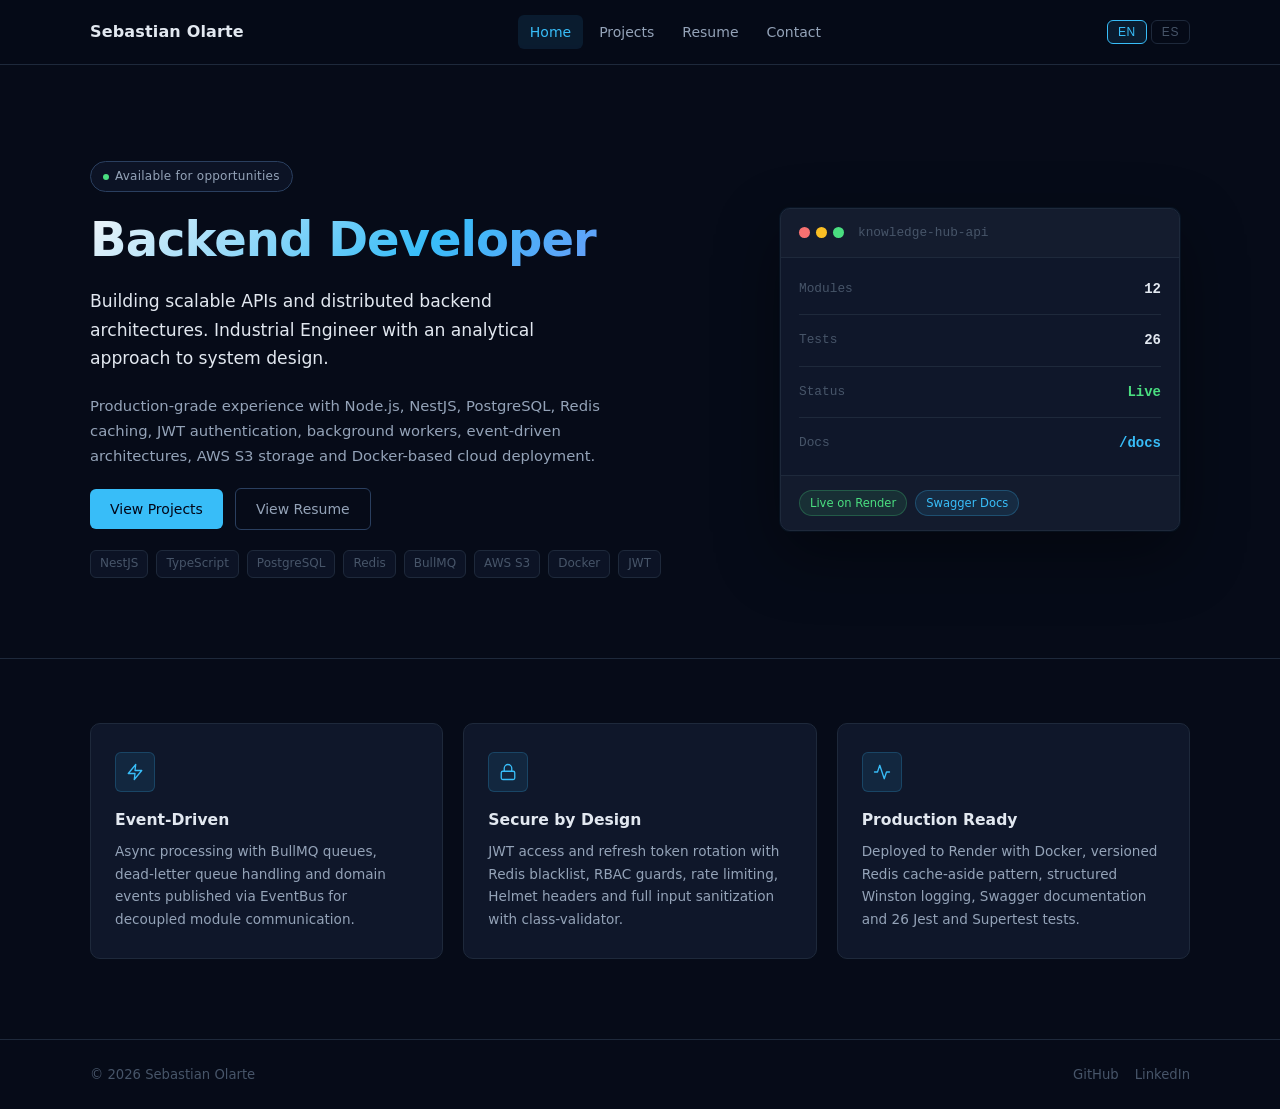
<file: index.html>
<!DOCTYPE html>
<html lang="en">
<head>
  <meta charset="UTF-8" />
  <meta name="viewport" content="width=device-width, initial-scale=1.0" />
  <title>Sebastian Olarte | Backend Developer</title>
  <link rel="stylesheet" href="css/main.css" />
  <link rel="stylesheet" href="css/responsive.css" />
</head>
<body>

  <header class="header">
    <div class="container header-content">
      <span class="logo">Sebastian Olarte</span>
      <nav class="nav">
        <a href="index.html" class="active">Home</a>
        <a href="projects.html">Projects</a>
        <a href="resume.html">Resume</a>
        <a href="contact.html">Contact</a>
      </nav>
      <div class="lang-toggle">
        <button data-lang="en">EN</button>
        <button data-lang="es">ES</button>
      </div>
    </div>
  </header>

  <section class="hero">
    <div class="container">

      <div class="lang lang-en active">
        <div class="hero-grid">
          <div class="hero-text-col">
            <div>
              <span class="badge">
                <span class="dot"></span>
                Available for opportunities
              </span>
            </div>
            <h1>Backend Developer</h1>
            <p class="hero-lead">
              Building scalable APIs and distributed backend architectures.
              Industrial Engineer with an analytical approach to system design.
            </p>
            <p class="hero-sub">
              Production-grade experience with Node.js, NestJS, PostgreSQL, Redis caching,
              JWT authentication, background workers, event-driven architectures,
              AWS S3 storage and Docker-based cloud deployment.
            </p>
            <div class="hero-actions">
              <a href="projects.html" class="btn primary">View Projects</a>
              <a href="resume.html" class="btn secondary">View Resume</a>
            </div>
            <div class="tech-tags">
              <span class="tech-tag">NestJS</span>
              <span class="tech-tag">TypeScript</span>
              <span class="tech-tag">PostgreSQL</span>
              <span class="tech-tag">Redis</span>
              <span class="tech-tag">BullMQ</span>
              <span class="tech-tag">AWS S3</span>
              <span class="tech-tag">Docker</span>
              <span class="tech-tag">JWT</span>
            </div>
          </div>

          <div class="hero-visual">
            <div class="api-card">
              <div class="api-card-header">
                <div class="api-card-dots">
                  <span class="dot-red"></span>
                  <span class="dot-yellow"></span>
                  <span class="dot-green"></span>
                </div>
                <span class="api-card-title">knowledge-hub-api</span>
              </div>
              <div class="api-card-body">
                <div class="api-stat-row">
                  <span class="api-stat-label">Modules</span>
                  <span class="api-stat-value">12</span>
                </div>
                <div class="api-stat-row">
                  <span class="api-stat-label">Tests</span>
                  <span class="api-stat-value">26</span>
                </div>
                <div class="api-stat-row">
                  <span class="api-stat-label">Status</span>
                  <span class="api-stat-value live">Live</span>
                </div>
                <div class="api-stat-row">
                  <span class="api-stat-label">Docs</span>
                  <span class="api-stat-value docs-link">/docs</span>
                </div>
              </div>
              <div class="api-card-footer">
                <span class="api-pill live">Live on Render</span>
                <span class="api-pill docs">Swagger Docs</span>
              </div>
            </div>
          </div>
        </div>
      </div>

      <div class="lang lang-es">
        <div class="hero-grid">
          <div class="hero-text-col">
            <div>
              <span class="badge">
                <span class="dot"></span>
                Disponible para oportunidades
              </span>
            </div>
            <h1>Backend Developer</h1>
            <p class="hero-lead">
              Construyendo APIs escalables y arquitecturas backend distribuidas.
              Ingeniero Industrial con un enfoque analítico al diseño de sistemas.
            </p>
            <p class="hero-sub">
              Experiencia en producción con Node.js, NestJS, PostgreSQL, Redis caching,
              autenticación JWT, background workers, arquitecturas event-driven,
              almacenamiento en AWS S3 y despliegue en la nube con Docker.
            </p>
            <div class="hero-actions">
              <a href="projects.html" class="btn primary">Ver Proyectos</a>
              <a href="resume.html" class="btn secondary">Ver CV</a>
            </div>
            <div class="tech-tags">
              <span class="tech-tag">NestJS</span>
              <span class="tech-tag">TypeScript</span>
              <span class="tech-tag">PostgreSQL</span>
              <span class="tech-tag">Redis</span>
              <span class="tech-tag">BullMQ</span>
              <span class="tech-tag">AWS S3</span>
              <span class="tech-tag">Docker</span>
              <span class="tech-tag">JWT</span>
            </div>
          </div>

          <div class="hero-visual">
            <div class="api-card">
              <div class="api-card-header">
                <div class="api-card-dots">
                  <span class="dot-red"></span>
                  <span class="dot-yellow"></span>
                  <span class="dot-green"></span>
                </div>
                <span class="api-card-title">knowledge-hub-api</span>
              </div>
              <div class="api-card-body">
                <div class="api-stat-row">
                  <span class="api-stat-label">Modules</span>
                  <span class="api-stat-value">12</span>
                </div>
                <div class="api-stat-row">
                  <span class="api-stat-label">Tests</span>
                  <span class="api-stat-value">26</span>
                </div>
                <div class="api-stat-row">
                  <span class="api-stat-label">Status</span>
                  <span class="api-stat-value live">Live</span>
                </div>
                <div class="api-stat-row">
                  <span class="api-stat-label">Docs</span>
                  <span class="api-stat-value docs-link">/docs</span>
                </div>
              </div>
              <div class="api-card-footer">
                <span class="api-pill live">Live on Render</span>
                <span class="api-pill docs">Swagger Docs</span>
              </div>
            </div>
          </div>
        </div>
      </div>

    </div>
  </section>

  <section class="features">
    <div class="container">
      <div class="features-grid">

        <div class="feature-card">
          <div class="feature-icon">
            <svg viewBox="0 0 24 24" aria-hidden="true">
              <path d="M13 2L3 14h9l-1 8 10-12h-9l1-8z"/>
            </svg>
          </div>
          <h3>Event-Driven</h3>
          <p>Async processing with BullMQ queues, dead-letter queue handling and domain events published via EventBus for decoupled module communication.</p>
        </div>

        <div class="feature-card">
          <div class="feature-icon">
            <svg viewBox="0 0 24 24" aria-hidden="true">
              <rect x="3" y="11" width="18" height="11" rx="2" ry="2"/>
              <path d="M7 11V7a5 5 0 0 1 10 0v4"/>
            </svg>
          </div>
          <h3>Secure by Design</h3>
          <p>JWT access and refresh token rotation with Redis blacklist, RBAC guards, rate limiting, Helmet headers and full input sanitization with class-validator.</p>
        </div>

        <div class="feature-card">
          <div class="feature-icon">
            <svg viewBox="0 0 24 24" aria-hidden="true">
              <polyline points="22 12 18 12 15 21 9 3 6 12 2 12"/>
            </svg>
          </div>
          <h3>Production Ready</h3>
          <p>Deployed to Render with Docker, versioned Redis cache-aside pattern, structured Winston logging, Swagger documentation and 26 Jest and Supertest tests.</p>
        </div>

      </div>
    </div>
  </section>

  <footer class="footer">
    <div class="container footer-inner">
      <span class="footer-copy">© 2026 Sebastian Olarte</span>
      <div class="footer-links">
        <a href="https://github.com/sebasolarte22" target="_blank" rel="noopener noreferrer">GitHub</a>
        <a href="https://www.linkedin.com/in/sebasolarte22/" target="_blank" rel="noopener noreferrer">LinkedIn</a>
      </div>
    </div>
  </footer>

  <script src="js/lang.js"></script>
</body>
</html>
</file>
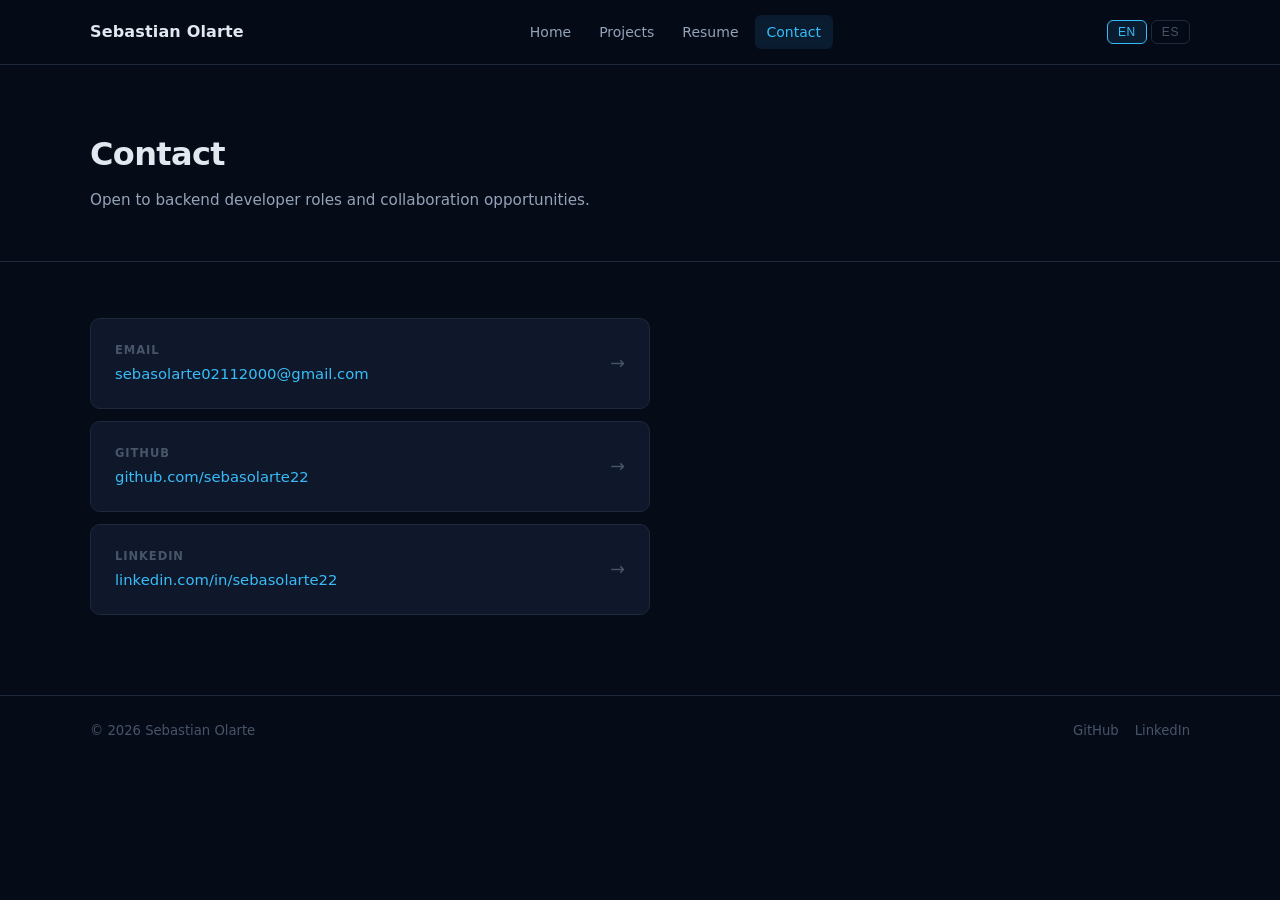
<file: contact.html>
<!DOCTYPE html>
<html lang="en">
<head>
  <meta charset="UTF-8" />
  <meta name="viewport" content="width=device-width, initial-scale=1.0" />
  <title>Contact | Sebastian Olarte</title>
  <link rel="stylesheet" href="css/main.css" />
  <link rel="stylesheet" href="css/responsive.css" />
</head>
<body>

  <header class="header">
    <div class="container header-content">
      <span class="logo">Sebastian Olarte</span>
      <nav class="nav">
        <a href="index.html">Home</a>
        <a href="projects.html">Projects</a>
        <a href="resume.html">Resume</a>
        <a href="contact.html" class="active">Contact</a>
      </nav>
      <div class="lang-toggle">
        <button data-lang="en">EN</button>
        <button data-lang="es">ES</button>
      </div>
    </div>
  </header>

  <div class="page-header">
    <div class="container">

      <div class="lang lang-en active">
        <h2>Contact</h2>
        <p>Open to backend developer roles and collaboration opportunities.</p>
      </div>

      <div class="lang lang-es">
        <h2>Contacto</h2>
        <p>Abierto a roles de desarrollador backend y oportunidades de colaboracion.</p>
      </div>

    </div>
  </div>

  <section class="contact-page">
    <div class="container">

      <div class="lang lang-en active">
        <p class="contact-intro">
          Feel free to reach out for job opportunities, project collaborations or backend-related discussions.
          I am available via email and professional networks below.
        </p>
      </div>

      <div class="lang lang-es">
        <p class="contact-intro">
          No dudes en comunicarte para oportunidades laborales, colaboraciones en proyectos o discusiones sobre backend.
          Estoy disponible por correo electronico y en las redes profesionales indicadas.
        </p>
      </div>

      <div class="contact-cards">

        <a href="mailto:sebasolarte02112000@gmail.com" class="contact-card">
          <div class="contact-card-content">
            <span class="contact-type">Email</span>
            <span class="contact-value">sebasolarte02112000@gmail.com</span>
          </div>
          <span class="contact-arrow">&#8594;</span>
        </a>

        <a href="https://github.com/sebasolarte22" target="_blank" rel="noopener noreferrer" class="contact-card">
          <div class="contact-card-content">
            <span class="contact-type">GitHub</span>
            <span class="contact-value">github.com/sebasolarte22</span>
          </div>
          <span class="contact-arrow">&#8594;</span>
        </a>

        <a href="https://www.linkedin.com/in/sebasolarte22/" target="_blank" rel="noopener noreferrer" class="contact-card">
          <div class="contact-card-content">
            <span class="contact-type">LinkedIn</span>
            <span class="contact-value">linkedin.com/in/sebasolarte22</span>
          </div>
          <span class="contact-arrow">&#8594;</span>
        </a>

      </div>

    </div>
  </section>

  <footer class="footer">
    <div class="container footer-inner">
      <span class="footer-copy">© 2026 Sebastian Olarte</span>
      <div class="footer-links">
        <a href="https://github.com/sebasolarte22" target="_blank" rel="noopener noreferrer">GitHub</a>
        <a href="https://www.linkedin.com/in/sebasolarte22/" target="_blank" rel="noopener noreferrer">LinkedIn</a>
      </div>
    </div>
  </footer>

  <script src="js/lang.js"></script>
</body>
</html>
</file>
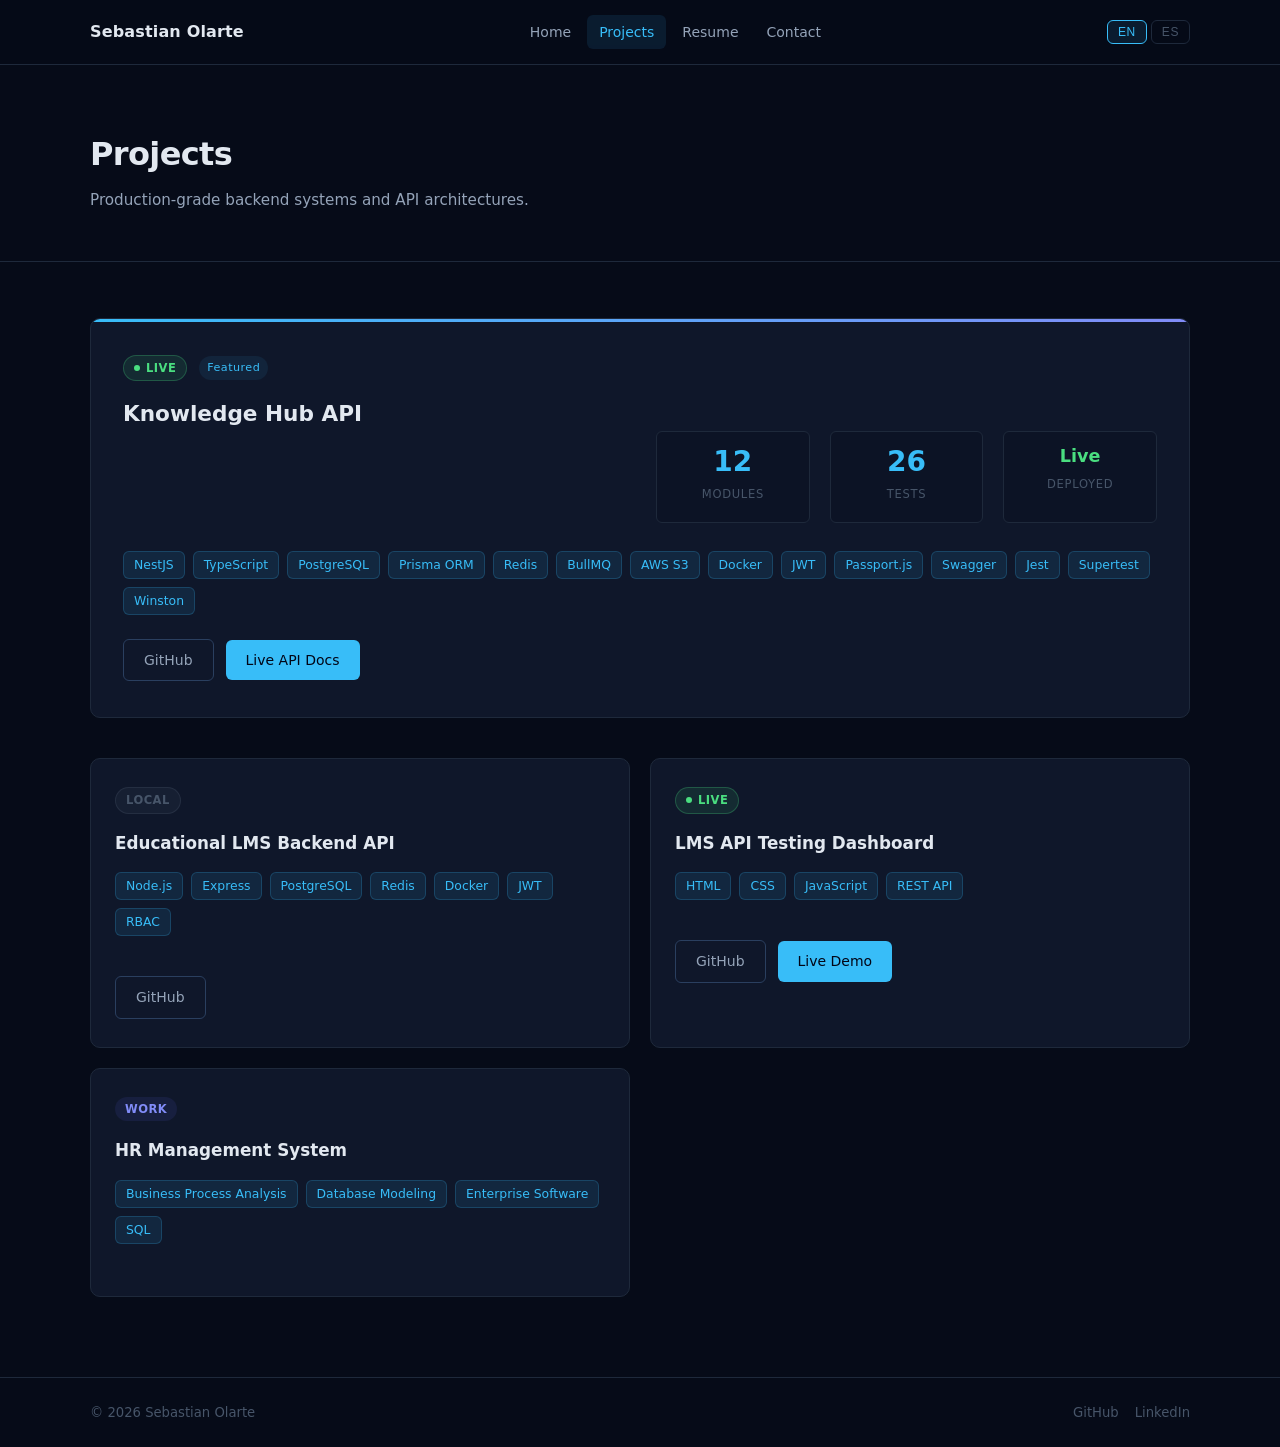
<file: projects.html>
<!DOCTYPE html>
<html lang="en">
<head>
  <meta charset="UTF-8" />
  <meta name="viewport" content="width=device-width, initial-scale=1.0" />
  <title>Projects | Sebastian Olarte</title>
  <link rel="stylesheet" href="css/main.css" />
  <link rel="stylesheet" href="css/responsive.css" />
</head>
<body>

  <header class="header">
    <div class="container header-content">
      <span class="logo">Sebastian Olarte</span>
      <nav class="nav">
        <a href="index.html">Home</a>
        <a href="projects.html" class="active">Projects</a>
        <a href="resume.html">Resume</a>
        <a href="contact.html">Contact</a>
      </nav>
      <div class="lang-toggle">
        <button data-lang="en">EN</button>
        <button data-lang="es">ES</button>
      </div>
    </div>
  </header>

  <div class="page-header">
    <div class="container">

      <div class="lang lang-en active">
        <h2>Projects</h2>
        <p>Production-grade backend systems and API architectures.</p>
      </div>

      <div class="lang lang-es">
        <h2>Proyectos</h2>
        <p>Sistemas backend listos para produccion y arquitecturas de API.</p>
      </div>

    </div>
  </div>

  <section class="projects">
    <div class="container">

      <!-- FEATURED: Knowledge Hub API -->
      <div class="project-featured">

        <div class="project-featured-top">
          <span class="status-badge live">
            <span class="pulse-dot"></span>
            Live
          </span>
          <span class="status-badge" style="background:rgba(56,189,248,0.08);color:var(--accent);border-color:rgba(56,189,248,0.2);font-size:0.7rem;padding:3px 8px;text-transform:none;font-weight:500;">Featured</span>
        </div>

        <h3>Knowledge Hub API</h3>

        <div class="lang lang-en active">
          <p>Production-grade event-driven REST API for managing developer knowledge resources. Built with NestJS using a fully modular architecture with 12 domain modules, covering auth, resources, categories, favorites, users, storage, queues, events, redis, logger, prisma and common utilities.</p>
        </div>
        <div class="lang lang-es">
          <p>API REST event-driven de nivel productivo para gestionar recursos de conocimiento para desarrolladores. Construida con NestJS usando una arquitectura completamente modular con 12 modulos de dominio, cubriendo auth, resources, categories, favorites, users, storage, queues, events, redis, logger, prisma y common.</p>
        </div>

        <div class="project-body">
          <div class="project-features">

            <div class="lang lang-en active">
              <h4>Key Features</h4>
              <ul>
                <li>JWT access and refresh token rotation with Redis blacklist</li>
                <li>Multi-session management and token revocation</li>
                <li>BullMQ queues with retry strategies and dead-letter queue</li>
                <li>Domain event publishing via internal EventBus</li>
                <li>Versioned Redis cache-aside pattern</li>
                <li>AWS S3 file uploads with presigned URLs</li>
                <li>Full-text search with cursor-based pagination</li>
                <li>Favorites system with per-user state</li>
                <li>RBAC with role-based guards</li>
                <li>Helmet, rate limiting and input sanitization</li>
              </ul>
            </div>

            <div class="lang lang-es">
              <h4>Caracteristicas Clave</h4>
              <ul>
                <li>Rotacion de tokens JWT access y refresh con blacklist en Redis</li>
                <li>Gestion multi-sesion y revocacion de tokens</li>
                <li>Colas BullMQ con reintentos y dead-letter queue</li>
                <li>Publicacion de eventos de dominio via EventBus interno</li>
                <li>Patron cache-aside versionado con Redis</li>
                <li>Subida de archivos a AWS S3 con presigned URLs</li>
                <li>Busqueda full-text con paginacion por cursor</li>
                <li>Sistema de favoritos por usuario</li>
                <li>RBAC con guards por rol</li>
                <li>Helmet, rate limiting y sanitizacion de entradas</li>
              </ul>
            </div>

          </div>

          <div class="project-metrics">

            <div class="lang lang-en active">
              <h4>Metrics</h4>
            </div>
            <div class="lang lang-es">
              <h4>Metricas</h4>
            </div>

            <div class="metrics-row">
              <div class="metric">
                <span class="metric-value">12</span>
                <span class="metric-label">Modules</span>
              </div>
              <div class="metric">
                <span class="metric-value">26</span>
                <span class="metric-label">Tests</span>
              </div>
              <div class="metric">
                <span class="metric-value" style="font-size:1.1rem;color:var(--green);">Live</span>
                <span class="metric-label">Deployed</span>
              </div>
            </div>

          </div>
        </div>

        <ul class="project-tech-tags">
          <li>NestJS</li>
          <li>TypeScript</li>
          <li>PostgreSQL</li>
          <li>Prisma ORM</li>
          <li>Redis</li>
          <li>BullMQ</li>
          <li>AWS S3</li>
          <li>Docker</li>
          <li>JWT</li>
          <li>Passport.js</li>
          <li>Swagger</li>
          <li>Jest</li>
          <li>Supertest</li>
          <li>Winston</li>
        </ul>

        <div class="project-links">
          <a href="https://github.com/sebasolarte22/knowledge-hub-api" target="_blank" rel="noopener noreferrer" class="btn secondary">GitHub</a>
          <a href="https://knowledge-hub-api-kuy2.onrender.com/docs" target="_blank" rel="noopener noreferrer" class="btn primary">Live API Docs</a>
        </div>

      </div>

      <!-- GRID: Other projects -->
      <div class="projects-grid">

        <!-- Educational LMS Backend -->
        <div class="project-card">
          <div class="project-card-top">
            <span class="status-badge local">Local</span>
          </div>
          <h3>Educational LMS Backend API</h3>

          <div class="lang lang-en active">
            <p>REST API for an educational platform managing courses, users and learning resources with a secure backend architecture including authentication, RBAC and Redis caching.</p>
          </div>
          <div class="lang lang-es">
            <p>API REST para una plataforma educativa que gestiona cursos, usuarios y recursos de aprendizaje con arquitectura backend segura, autenticacion, RBAC y cache con Redis.</p>
          </div>

          <ul class="project-tech-tags">
            <li>Node.js</li>
            <li>Express</li>
            <li>PostgreSQL</li>
            <li>Redis</li>
            <li>Docker</li>
            <li>JWT</li>
            <li>RBAC</li>
          </ul>
          <div class="project-links">
            <a href="https://github.com/sebasolarte22/educational-backend-api" target="_blank" rel="noopener noreferrer" class="btn secondary">GitHub</a>
          </div>
        </div>

        <!-- LMS Dashboard -->
        <div class="project-card">
          <div class="project-card-top">
            <span class="status-badge live">
              <span class="pulse-dot"></span>
              Live
            </span>
          </div>
          <h3>LMS API Testing Dashboard</h3>

          <div class="lang lang-en active">
            <p>Frontend dashboard built to test and interact with backend API endpoints, enabling manual testing of authentication flows, resource operations and API responses.</p>
          </div>
          <div class="lang lang-es">
            <p>Dashboard frontend construido para probar e interactuar con endpoints de API backend, habilitando pruebas manuales de flujos de autenticacion, operaciones de recursos y respuestas de API.</p>
          </div>

          <ul class="project-tech-tags">
            <li>HTML</li>
            <li>CSS</li>
            <li>JavaScript</li>
            <li>REST API</li>
          </ul>
          <div class="project-links">
            <a href="https://github.com/sebasolarte22/lms-api-dashboard" target="_blank" rel="noopener noreferrer" class="btn secondary">GitHub</a>
            <a href="https://lms-api-dashboard.netlify.app" target="_blank" rel="noopener noreferrer" class="btn primary">Live Demo</a>
          </div>
        </div>

        <!-- HR Management System -->
        <div class="project-card">
          <div class="project-card-top">
            <span class="status-badge" style="background:rgba(99,102,241,0.1);color:#818cf8;border-color:rgba(99,102,241,0.25);font-size:0.72rem;padding:3px 10px;border-radius:999px;font-weight:600;text-transform:uppercase;letter-spacing:0.04em;">Work</span>
          </div>
          <h3>HR Management System</h3>

          <div class="lang lang-en active">
            <p>Enterprise HR system for employee records, document management and business process automation. Contributed to database modeling, backend logic and SQL query optimization.</p>
          </div>
          <div class="lang lang-es">
            <p>Sistema empresarial de RR.HH. para registros de empleados, gestion documental y automatizacion de procesos. Contribui al modelado de base de datos, logica backend y optimizacion de consultas SQL.</p>
          </div>

          <ul class="project-tech-tags">
            <li>Business Process Analysis</li>
            <li>Database Modeling</li>
            <li>Enterprise Software</li>
            <li>SQL</li>
          </ul>
        </div>

      </div>

    </div>
  </section>

  <footer class="footer">
    <div class="container footer-inner">
      <span class="footer-copy">© 2026 Sebastian Olarte</span>
      <div class="footer-links">
        <a href="https://github.com/sebasolarte22" target="_blank" rel="noopener noreferrer">GitHub</a>
        <a href="https://www.linkedin.com/in/sebasolarte22/" target="_blank" rel="noopener noreferrer">LinkedIn</a>
      </div>
    </div>
  </footer>

  <script src="js/lang.js"></script>
</body>
</html>
</file>
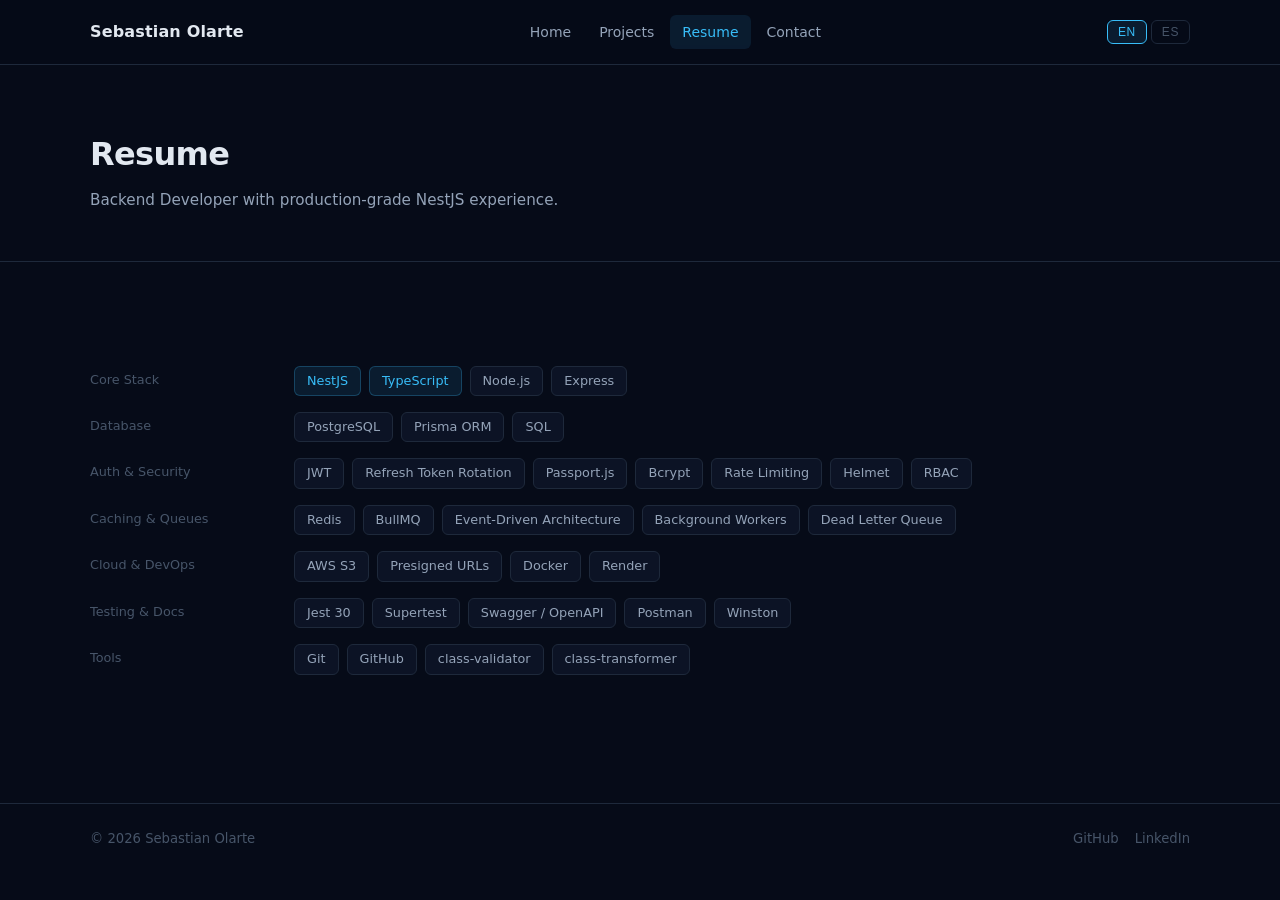
<file: resume.html>
<!DOCTYPE html>
<html lang="en">
<head>
  <meta charset="UTF-8" />
  <meta name="viewport" content="width=device-width, initial-scale=1.0" />
  <title>Resume | Sebastian Olarte</title>
  <link rel="stylesheet" href="css/main.css" />
  <link rel="stylesheet" href="css/responsive.css" />
</head>
<body>

  <header class="header">
    <div class="container header-content">
      <span class="logo">Sebastian Olarte</span>
      <nav class="nav">
        <a href="index.html">Home</a>
        <a href="projects.html">Projects</a>
        <a href="resume.html" class="active">Resume</a>
        <a href="contact.html">Contact</a>
      </nav>
      <div class="lang-toggle">
        <button data-lang="en">EN</button>
        <button data-lang="es">ES</button>
      </div>
    </div>
  </header>

  <div class="page-header">
    <div class="container">

      <div class="lang lang-en active">
        <h2>Resume</h2>
        <p>Backend Developer with production-grade NestJS experience.</p>
      </div>

      <div class="lang lang-es">
        <h2>Curriculum</h2>
        <p>Backend Developer con experiencia productiva en NestJS.</p>
      </div>

    </div>
  </div>

  <section class="resume-page">
    <div class="container">

      <!-- PROFILE -->
      <div class="resume-block">

        <div class="lang lang-en active">
          <p class="resume-block-title">Profile</p>
          <p class="profile-text">
            Backend Developer focused on building scalable REST APIs and distributed architectures.
            Experience designing production-grade systems using NestJS, TypeScript and PostgreSQL,
            implementing secure authentication with JWT and refresh token rotation, Redis caching strategies,
            background job processing with BullMQ, event-driven patterns, AWS S3 cloud storage and Dockerized deployments.
            Industrial Engineering background brings rigorous analytical thinking to system design, database modeling and scalable application architecture.
          </p>
        </div>

        <div class="lang lang-es">
          <p class="resume-block-title">Perfil</p>
          <p class="profile-text">
            Desarrollador Backend enfocado en construir APIs REST escalables y arquitecturas distribuidas.
            Experiencia disenando sistemas de nivel productivo con NestJS, TypeScript y PostgreSQL,
            implementando autenticacion segura con JWT y rotacion de refresh tokens, estrategias de cache con Redis,
            procesamiento de tareas en background con BullMQ, patrones event-driven, almacenamiento en AWS S3 y despliegues con Docker.
            La base en Ingenieria Industrial aporta pensamiento analitico riguroso al diseno de sistemas y arquitecturas de software.
          </p>
        </div>

      </div>

      <!-- TECHNICAL SKILLS -->
      <div class="resume-block">

        <div class="lang lang-en active">
          <p class="resume-block-title">Technical Skills</p>
        </div>
        <div class="lang lang-es">
          <p class="resume-block-title">Habilidades Tecnicas</p>
        </div>

        <div class="skill-groups">

          <div class="skill-group">
            <span class="skill-group-label">Core Stack</span>
            <div class="skill-chips">
              <span class="chip primary">NestJS</span>
              <span class="chip primary">TypeScript</span>
              <span class="chip">Node.js</span>
              <span class="chip">Express</span>
            </div>
          </div>

          <div class="skill-group">
            <span class="skill-group-label">Database</span>
            <div class="skill-chips">
              <span class="chip">PostgreSQL</span>
              <span class="chip">Prisma ORM</span>
              <span class="chip">SQL</span>
            </div>
          </div>

          <div class="skill-group">
            <span class="skill-group-label">Auth &amp; Security</span>
            <div class="skill-chips">
              <span class="chip">JWT</span>
              <span class="chip">Refresh Token Rotation</span>
              <span class="chip">Passport.js</span>
              <span class="chip">Bcrypt</span>
              <span class="chip">Rate Limiting</span>
              <span class="chip">Helmet</span>
              <span class="chip">RBAC</span>
            </div>
          </div>

          <div class="skill-group">
            <span class="skill-group-label">Caching &amp; Queues</span>
            <div class="skill-chips">
              <span class="chip">Redis</span>
              <span class="chip">BullMQ</span>
              <span class="chip">Event-Driven Architecture</span>
              <span class="chip">Background Workers</span>
              <span class="chip">Dead Letter Queue</span>
            </div>
          </div>

          <div class="skill-group">
            <span class="skill-group-label">Cloud &amp; DevOps</span>
            <div class="skill-chips">
              <span class="chip">AWS S3</span>
              <span class="chip">Presigned URLs</span>
              <span class="chip">Docker</span>
              <span class="chip">Render</span>
            </div>
          </div>

          <div class="skill-group">
            <span class="skill-group-label">Testing &amp; Docs</span>
            <div class="skill-chips">
              <span class="chip">Jest 30</span>
              <span class="chip">Supertest</span>
              <span class="chip">Swagger / OpenAPI</span>
              <span class="chip">Postman</span>
              <span class="chip">Winston</span>
            </div>
          </div>

          <div class="skill-group">
            <span class="skill-group-label">Tools</span>
            <div class="skill-chips">
              <span class="chip">Git</span>
              <span class="chip">GitHub</span>
              <span class="chip">class-validator</span>
              <span class="chip">class-transformer</span>
            </div>
          </div>

        </div>
      </div>

      <!-- EXPERIENCE -->
      <div class="resume-block">

        <div class="lang lang-en active">
          <p class="resume-block-title">Experience</p>
          <div class="experience-item">
            <h4>Software Developer / Backend Support</h4>
            <span class="experience-meta">Software Development Company &mdash; Present</span>
            <ul class="experience-list">
              <li>Participating in the design and organization of an enterprise HR management system.</li>
              <li>Contributing to database queries, debugging and backend logic improvements.</li>
              <li>Supporting business process implementation for employee records, contracts and document management.</li>
              <li>Collaborating with development teams to improve system workflows and application logic.</li>
              <li>Working with SQL databases to retrieve, analyze and structure business data.</li>
            </ul>
          </div>
        </div>

        <div class="lang lang-es">
          <p class="resume-block-title">Experiencia</p>
          <div class="experience-item">
            <h4>Desarrollador de Software / Backend Support</h4>
            <span class="experience-meta">Empresa de Desarrollo de Software &mdash; Actualidad</span>
            <ul class="experience-list">
              <li>Participando en el diseno y organizacion de un sistema empresarial de gestion de RR.HH.</li>
              <li>Contribuyendo con consultas de base de datos, debugging y mejoras de logica backend.</li>
              <li>Apoyando la implementacion de procesos de negocio para registros de empleados, contratos y gestion de documentos.</li>
              <li>Colaborando con equipos de desarrollo para mejorar flujos de trabajo y logica de aplicacion.</li>
              <li>Trabajando con bases de datos SQL para recuperar, analizar y estructurar datos de negocio.</li>
            </ul>
          </div>
        </div>

      </div>

      <!-- EDUCATION -->
      <div class="resume-block">

        <div class="lang lang-en active">
          <p class="resume-block-title">Education</p>
          <div class="education-card">
            <h4>Industrial Engineering</h4>
            <span>Bachelor's Degree</span>
          </div>
        </div>

        <div class="lang lang-es">
          <p class="resume-block-title">Educacion</p>
          <div class="education-card">
            <h4>Ingenieria Industrial</h4>
            <span>Titulo de Grado</span>
          </div>
        </div>

      </div>

      <!-- LANGUAGES -->
      <div class="resume-block">

        <div class="lang lang-en active">
          <p class="resume-block-title">Languages</p>
          <div class="languages-list">
            <div class="language-item">
              <span class="language-name">Spanish</span>
              <span class="language-level">Native</span>
            </div>
            <div class="language-item">
              <span class="language-name">English</span>
              <span class="language-level">Conversational</span>
            </div>
          </div>
        </div>

        <div class="lang lang-es">
          <p class="resume-block-title">Idiomas</p>
          <div class="languages-list">
            <div class="language-item">
              <span class="language-name">Espanol</span>
              <span class="language-level">Nativo</span>
            </div>
            <div class="language-item">
              <span class="language-name">Ingles</span>
              <span class="language-level">Conversacional</span>
            </div>
          </div>
        </div>

      </div>

    </div>
  </section>

  <footer class="footer">
    <div class="container footer-inner">
      <span class="footer-copy">© 2026 Sebastian Olarte</span>
      <div class="footer-links">
        <a href="https://github.com/sebasolarte22" target="_blank" rel="noopener noreferrer">GitHub</a>
        <a href="https://www.linkedin.com/in/sebasolarte22/" target="_blank" rel="noopener noreferrer">LinkedIn</a>
      </div>
    </div>
  </footer>

  <script src="js/lang.js"></script>
</body>
</html>
</file>
<file: css/main.css>
/* =========================
  DESIGN TOKENS
========================= */
:root {
  --bg: #060b18;
  --surface: #0c1325;
  --card: #0f172a;
  --card-hover: #131d30;
  --border: #1e293b;
  --border-hover: #2a3f5f;
  --text: #e2e8f0;
  --text-secondary: #94a3b8;
  --text-muted: #475569;
  --accent: #38bdf8;
  --accent-soft: rgba(56, 189, 248, 0.1);
  --accent-hover: #7dd3fc;
  --green: #4ade80;
  --green-soft: rgba(74, 222, 128, 0.1);
  --radius: 10px;
  --radius-sm: 6px;
}

/* =========================
  RESET + BASE
========================= */
*,
*::before,
*::after {
  margin: 0;
  padding: 0;
  box-sizing: border-box;
}

html {
  scroll-behavior: smooth;
}

body {
  font-family: system-ui, -apple-system, BlinkMacSystemFont, "Segoe UI", Roboto, sans-serif;
  background-color: var(--bg);
  color: var(--text);
  line-height: 1.6;
  -webkit-font-smoothing: antialiased;
  -moz-osx-font-smoothing: grayscale;
}

a {
  color: inherit;
  text-decoration: none;
}

ul {
  list-style: none;
}

img {
  display: block;
  max-width: 100%;
}

/* =========================
  CONTAINER
========================= */
.container {
  width: 90%;
  max-width: 1100px;
  margin: 0 auto;
}

/* =========================
  HEADER
========================= */
.header {
  position: sticky;
  top: 0;
  z-index: 100;
  background-color: rgba(6, 11, 24, 0.8);
  border-bottom: 1px solid var(--border);
  backdrop-filter: blur(12px);
  -webkit-backdrop-filter: blur(12px);
}

.header-content {
  display: flex;
  justify-content: space-between;
  align-items: center;
  height: 64px;
  gap: 24px;
}

.logo {
  font-size: 1rem;
  font-weight: 600;
  color: var(--text);
  letter-spacing: 0.01em;
  white-space: nowrap;
  flex-shrink: 0;
}

/* =========================
  NAV
========================= */
.nav {
  display: flex;
  align-items: center;
  gap: 4px;
}

.nav a {
  padding: 6px 12px;
  border-radius: var(--radius-sm);
  font-size: 0.875rem;
  color: var(--text-secondary);
  transition: color 0.2s, background-color 0.2s;
}

.nav a:hover {
  color: var(--text);
  background-color: rgba(255, 255, 255, 0.04);
}

.nav a.active {
  color: var(--accent);
  background-color: var(--accent-soft);
}

/* =========================
  LANGUAGE TOGGLE
========================= */
.lang-toggle {
  display: flex;
  align-items: center;
  gap: 4px;
  flex-shrink: 0;
}

.lang-toggle button {
  background: none;
  border: 1px solid var(--border);
  color: var(--text-muted);
  padding: 4px 10px;
  border-radius: var(--radius-sm);
  cursor: pointer;
  font-size: 0.75rem;
  font-weight: 500;
  letter-spacing: 0.05em;
  transition: color 0.2s, border-color 0.2s, background-color 0.2s;
}

.lang-toggle button:hover {
  color: var(--accent);
  border-color: var(--accent);
}

.lang-toggle button.active {
  color: var(--accent);
  border-color: var(--accent);
  background-color: var(--accent-soft);
}

/* =========================
  LANGUAGE HANDLING
========================= */
.lang {
  display: none;
}

.lang.active {
  display: block;
}

/* =========================
  BUTTONS
========================= */
.btn {
  display: inline-block;
  padding: 9px 20px;
  border-radius: var(--radius-sm);
  font-size: 0.875rem;
  font-weight: 500;
  cursor: pointer;
  transition: all 0.2s;
  white-space: nowrap;
}

.btn.primary {
  background-color: var(--accent);
  color: #020617;
}

.btn.primary:hover {
  background-color: var(--accent-hover);
}

.btn.secondary {
  border: 1px solid var(--border-hover);
  color: var(--text-secondary);
  background-color: transparent;
}

.btn.secondary:hover {
  border-color: var(--accent);
  color: var(--accent);
  background-color: var(--accent-soft);
}

/* =========================
  BADGE
========================= */
.badge {
  display: inline-flex;
  align-items: center;
  gap: 6px;
  padding: 5px 12px;
  border-radius: 999px;
  font-size: 0.75rem;
  font-weight: 500;
  border: 1px solid var(--border-hover);
  background-color: var(--surface);
  color: var(--text-secondary);
  letter-spacing: 0.02em;
}

.badge .dot {
  width: 6px;
  height: 6px;
  border-radius: 50%;
  background-color: var(--green);
  animation: pulse 2s ease-in-out infinite;
}

/* =========================
  HERO
========================= */
.hero {
  padding: 96px 0 80px;
}

.hero-grid {
  display: grid;
  grid-template-columns: 1fr 420px;
  align-items: center;
  gap: 64px;
}

.hero-text-col {
  display: flex;
  flex-direction: column;
  gap: 20px;
}

.hero h1 {
  font-size: 3rem;
  font-weight: 700;
  line-height: 1.15;
  letter-spacing: -0.02em;
  background: linear-gradient(135deg, #f1f5f9 0%, #38bdf8 55%, #818cf8 100%);
  -webkit-background-clip: text;
  -webkit-text-fill-color: transparent;
  background-clip: text;
}

.hero-lead {
  font-size: 1.075rem;
  color: var(--text);
  max-width: 520px;
  line-height: 1.65;
}

.hero-sub {
  font-size: 0.925rem;
  color: var(--text-secondary);
  max-width: 520px;
  line-height: 1.7;
}

.hero-actions {
  display: flex;
  align-items: center;
  gap: 12px;
  flex-wrap: wrap;
}

.tech-tags {
  display: flex;
  flex-wrap: wrap;
  gap: 8px;
}

.tech-tag {
  font-size: 0.75rem;
  color: var(--text-muted);
  background-color: var(--surface);
  border: 1px solid var(--border);
  border-radius: var(--radius-sm);
  padding: 3px 9px;
}

/* =========================
  API CARD (hero visual)
========================= */
.hero-visual {
  display: flex;
  align-items: center;
  justify-content: center;
}

.api-card {
  background-color: var(--card);
  border: 1px solid var(--border);
  border-radius: var(--radius);
  width: 100%;
  max-width: 400px;
  overflow: hidden;
  box-shadow: 0 24px 64px rgba(0, 0, 0, 0.4), 0 0 0 1px rgba(56, 189, 248, 0.06);
}

.api-card-header {
  display: flex;
  align-items: center;
  gap: 10px;
  padding: 14px 18px;
  border-bottom: 1px solid var(--border);
  background-color: rgba(255, 255, 255, 0.02);
}

.api-card-dots {
  display: flex;
  gap: 6px;
}

.api-card-dots span {
  width: 11px;
  height: 11px;
  border-radius: 50%;
}

.api-card-dots .dot-red { background-color: #f87171; }
.api-card-dots .dot-yellow { background-color: #fbbf24; }
.api-card-dots .dot-green { background-color: #4ade80; }

.api-card-title {
  font-size: 0.8rem;
  color: var(--text-muted);
  font-family: "SF Mono", "Fira Code", "Cascadia Code", monospace;
  margin-left: 4px;
}

.api-card-body {
  padding: 20px 18px;
  display: flex;
  flex-direction: column;
  gap: 14px;
}

.api-stat-row {
  display: flex;
  justify-content: space-between;
  align-items: center;
  padding-bottom: 14px;
  border-bottom: 1px solid var(--border);
}

.api-stat-row:last-child {
  border-bottom: none;
  padding-bottom: 0;
}

.api-stat-label {
  font-size: 0.8rem;
  color: var(--text-muted);
  font-family: "SF Mono", "Fira Code", "Cascadia Code", monospace;
}

.api-stat-value {
  font-size: 0.875rem;
  font-weight: 600;
  color: var(--text);
  font-family: "SF Mono", "Fira Code", "Cascadia Code", monospace;
}

.api-stat-value.live {
  color: var(--green);
}

.api-stat-value.docs-link {
  color: var(--accent);
}

.api-card-footer {
  padding: 14px 18px;
  border-top: 1px solid var(--border);
  display: flex;
  align-items: center;
  gap: 8px;
  background-color: rgba(255, 255, 255, 0.015);
}

.api-pill {
  font-size: 0.72rem;
  padding: 3px 10px;
  border-radius: 999px;
  font-weight: 500;
}

.api-pill.live {
  background-color: var(--green-soft);
  color: var(--green);
  border: 1px solid rgba(74, 222, 128, 0.25);
}

.api-pill.docs {
  background-color: var(--accent-soft);
  color: var(--accent);
  border: 1px solid rgba(56, 189, 248, 0.25);
}

/* =========================
  FEATURES SECTION
========================= */
.features {
  padding: 64px 0 80px;
  border-top: 1px solid var(--border);
}

.features-grid {
  display: grid;
  grid-template-columns: repeat(3, 1fr);
  gap: 20px;
}

.feature-card {
  background-color: var(--card);
  border: 1px solid var(--border);
  border-radius: var(--radius);
  padding: 28px 24px;
  transition: border-color 0.2s, background-color 0.2s, transform 0.2s;
}

.feature-card:hover {
  border-color: var(--border-hover);
  background-color: var(--card-hover);
  transform: translateY(-3px);
}

.feature-icon {
  width: 40px;
  height: 40px;
  border-radius: var(--radius-sm);
  background-color: var(--accent-soft);
  border: 1px solid rgba(56, 189, 248, 0.2);
  display: flex;
  align-items: center;
  justify-content: center;
  margin-bottom: 16px;
}

.feature-icon svg {
  width: 18px;
  height: 18px;
  stroke: var(--accent);
  fill: none;
  stroke-width: 1.75;
  stroke-linecap: round;
  stroke-linejoin: round;
}

.feature-card h3 {
  font-size: 0.975rem;
  font-weight: 600;
  color: var(--text);
  margin-bottom: 8px;
}

.feature-card p {
  font-size: 0.85rem;
  color: var(--text-secondary);
  line-height: 1.65;
}

/* =========================
  PAGE HEADER
========================= */
.page-header {
  padding: 64px 0 48px;
  border-bottom: 1px solid var(--border);
}

.page-header h2 {
  font-size: 2rem;
  font-weight: 700;
  letter-spacing: -0.02em;
  color: var(--text);
  margin-bottom: 8px;
}

.page-header p {
  color: var(--text-secondary);
  font-size: 0.95rem;
}

/* =========================
  PROJECTS PAGE
========================= */
.projects {
  padding: 56px 0 80px;
}

.project-featured {
  position: relative;
  background-color: var(--card);
  border: 1px solid var(--border);
  border-radius: var(--radius);
  padding: 36px 32px;
  margin-bottom: 40px;
  overflow: hidden;
  transition: border-color 0.2s, transform 0.2s;
}

.project-featured::before {
  content: "";
  display: block;
  position: absolute;
  top: 0;
  left: 0;
  right: 0;
  height: 3px;
  background: linear-gradient(90deg, #38bdf8, #818cf8);
}

.project-featured:hover {
  border-color: var(--border-hover);
  transform: translateY(-2px);
}

.project-featured-top {
  display: flex;
  align-items: center;
  gap: 12px;
  margin-bottom: 16px;
}

.project-featured h3 {
  font-size: 1.35rem;
  font-weight: 700;
  color: var(--text);
}

.project-featured > p {
  color: var(--text-secondary);
  font-size: 0.925rem;
  margin-bottom: 28px;
  max-width: 760px;
  line-height: 1.65;
}

.project-body {
  display: grid;
  grid-template-columns: 1fr 1fr;
  gap: 32px;
  margin-bottom: 28px;
}

.project-features {
  display: flex;
  flex-direction: column;
  gap: 10px;
}

.project-features h4 {
  font-size: 0.775rem;
  font-weight: 600;
  color: var(--text-muted);
  text-transform: uppercase;
  letter-spacing: 0.08em;
  margin-bottom: 4px;
}

.project-features li {
  font-size: 0.85rem;
  color: var(--text-secondary);
  padding-left: 18px;
  position: relative;
  line-height: 1.5;
}

.project-features li::before {
  content: "\2192";
  position: absolute;
  left: 0;
  color: var(--accent);
  font-size: 0.8rem;
}

.project-metrics {
  display: flex;
  flex-direction: column;
  gap: 16px;
}

.project-metrics h4 {
  font-size: 0.775rem;
  font-weight: 600;
  color: var(--text-muted);
  text-transform: uppercase;
  letter-spacing: 0.08em;
  margin-bottom: 4px;
}

.metrics-row {
  display: flex;
  gap: 20px;
}

.metric {
  background-color: var(--surface);
  border: 1px solid var(--border);
  border-radius: var(--radius-sm);
  padding: 16px 20px;
  flex: 1;
  text-align: center;
}

.metric-value {
  font-size: 1.75rem;
  font-weight: 700;
  color: var(--accent);
  display: block;
  line-height: 1;
  margin-bottom: 4px;
}

.metric-label {
  font-size: 0.72rem;
  color: var(--text-muted);
  text-transform: uppercase;
  letter-spacing: 0.06em;
}

.project-tech-tags {
  display: flex;
  flex-wrap: wrap;
  gap: 8px;
  margin-bottom: 24px;
}

.project-tech-tags li {
  font-size: 0.775rem;
  color: var(--accent);
  background-color: var(--accent-soft);
  border: 1px solid rgba(56, 189, 248, 0.2);
  padding: 3px 10px;
  border-radius: var(--radius-sm);
}

.project-links {
  display: flex;
  align-items: center;
  gap: 12px;
  flex-wrap: wrap;
}

/* STATUS BADGES */
.status-badge {
  display: inline-flex;
  align-items: center;
  gap: 6px;
  font-size: 0.72rem;
  font-weight: 600;
  padding: 3px 10px;
  border-radius: 999px;
  letter-spacing: 0.04em;
  text-transform: uppercase;
}

.status-badge.live {
  background-color: var(--green-soft);
  color: var(--green);
  border: 1px solid rgba(74, 222, 128, 0.25);
}

.status-badge.live .pulse-dot {
  width: 6px;
  height: 6px;
  border-radius: 50%;
  background-color: var(--green);
  animation: pulse 2s ease-in-out infinite;
}

.status-badge.local {
  background-color: rgba(71, 85, 105, 0.15);
  color: var(--text-muted);
  border: 1px solid rgba(71, 85, 105, 0.3);
}

/* PROJECTS GRID */
.projects-grid {
  display: grid;
  grid-template-columns: repeat(2, 1fr);
  gap: 20px;
}

.project-card {
  background-color: var(--card);
  border: 1px solid var(--border);
  border-radius: var(--radius);
  padding: 28px 24px;
  display: flex;
  flex-direction: column;
  gap: 16px;
  transition: border-color 0.2s, background-color 0.2s, transform 0.2s;
}

.project-card:hover {
  border-color: var(--border-hover);
  background-color: var(--card-hover);
  transform: translateY(-3px);
}

.project-card-top {
  display: flex;
  align-items: center;
  gap: 10px;
}

.project-card h3 {
  font-size: 1.05rem;
  font-weight: 600;
  color: var(--text);
}

.project-card p {
  font-size: 0.875rem;
  color: var(--text-secondary);
  line-height: 1.65;
  flex: 1;
}

/* =========================
  RESUME PAGE
========================= */
.resume-page {
  padding: 56px 0 80px;
}

.resume-block {
  margin-bottom: 48px;
}

.resume-block-title {
  font-size: 0.75rem;
  font-weight: 600;
  text-transform: uppercase;
  letter-spacing: 0.1em;
  color: var(--text-muted);
  margin-bottom: 20px;
  padding-bottom: 10px;
  border-bottom: 1px solid var(--border);
}

.profile-text {
  color: var(--text-secondary);
  font-size: 0.925rem;
  line-height: 1.75;
  max-width: 700px;
}

/* SKILL GROUPS */
.skill-groups {
  display: flex;
  flex-direction: column;
  gap: 16px;
}

.skill-group {
  display: flex;
  align-items: flex-start;
  gap: 24px;
}

.skill-group-label {
  font-size: 0.8rem;
  color: var(--text-muted);
  width: 180px;
  flex-shrink: 0;
  padding-top: 4px;
  font-weight: 500;
}

.skill-chips {
  display: flex;
  flex-wrap: wrap;
  gap: 8px;
  flex: 1;
}

.chip {
  font-size: 0.8rem;
  color: var(--text-secondary);
  background-color: var(--surface);
  border: 1px solid var(--border);
  padding: 4px 12px;
  border-radius: var(--radius-sm);
}

.chip.primary {
  color: var(--accent);
  background-color: var(--accent-soft);
  border-color: rgba(56, 189, 248, 0.25);
  font-weight: 500;
}

/* EXPERIENCE */
.experience-item {
  background-color: var(--card);
  border: 1px solid var(--border);
  border-radius: var(--radius);
  padding: 28px 24px;
}

.experience-item h4 {
  font-size: 1rem;
  font-weight: 600;
  color: var(--text);
  margin-bottom: 4px;
}

.experience-meta {
  display: block;
  font-size: 0.825rem;
  color: var(--accent);
  margin-bottom: 16px;
}

.experience-list {
  list-style: disc;
  margin-left: 20px;
  display: flex;
  flex-direction: column;
  gap: 8px;
}

.experience-list li {
  font-size: 0.875rem;
  color: var(--text-secondary);
  line-height: 1.6;
}

/* EDUCATION */
.education-card {
  background-color: var(--card);
  border: 1px solid var(--border);
  border-radius: var(--radius);
  padding: 24px;
}

.education-card h4 {
  font-size: 0.975rem;
  font-weight: 600;
  color: var(--text);
  margin-bottom: 4px;
}

.education-card span {
  font-size: 0.85rem;
  color: var(--text-muted);
}

/* LANGUAGES */
.languages-list {
  display: flex;
  flex-direction: column;
  gap: 10px;
}

.language-item {
  display: flex;
  align-items: center;
  gap: 12px;
}

.language-name {
  font-size: 0.9rem;
  color: var(--text);
  font-weight: 500;
  width: 100px;
}

.language-level {
  font-size: 0.825rem;
  color: var(--text-muted);
}

/* =========================
  CONTACT PAGE
========================= */
.contact-page {
  padding: 56px 0 80px;
}

.contact-intro {
  color: var(--text-secondary);
  font-size: 0.95rem;
  margin-bottom: 40px;
  max-width: 560px;
  line-height: 1.7;
}

.contact-cards {
  display: flex;
  flex-direction: column;
  gap: 12px;
}

.contact-card {
  display: flex;
  align-items: center;
  justify-content: space-between;
  background-color: var(--card);
  border: 1px solid var(--border);
  border-radius: var(--radius);
  padding: 22px 24px;
  transition: border-color 0.2s, background-color 0.2s, transform 0.2s;
  max-width: 560px;
}

.contact-card:hover {
  border-color: var(--border-hover);
  background-color: var(--card-hover);
  transform: translateX(4px);
}

.contact-card-content {
  display: flex;
  flex-direction: column;
  gap: 3px;
}

.contact-type {
  font-size: 0.72rem;
  font-weight: 600;
  text-transform: uppercase;
  letter-spacing: 0.08em;
  color: var(--text-muted);
}

.contact-value {
  font-size: 0.925rem;
  color: var(--accent);
  font-weight: 500;
}

.contact-arrow {
  color: var(--text-muted);
  font-size: 1.1rem;
  transition: color 0.2s, transform 0.2s;
  flex-shrink: 0;
}

.contact-card:hover .contact-arrow {
  color: var(--accent);
  transform: translateX(3px);
}

/* =========================
  FOOTER
========================= */
.footer {
  border-top: 1px solid var(--border);
  padding: 24px 0;
}

.footer-inner {
  display: flex;
  align-items: center;
  justify-content: space-between;
  gap: 16px;
}

.footer-copy {
  font-size: 0.825rem;
  color: var(--text-muted);
}

.footer-links {
  display: flex;
  align-items: center;
  gap: 16px;
}

.footer-links a {
  font-size: 0.825rem;
  color: var(--text-muted);
  transition: color 0.2s;
}

.footer-links a:hover {
  color: var(--accent);
}

/* =========================
  ANIMATIONS
========================= */
@keyframes pulse {
  0%, 100% { opacity: 1; }
  50% { opacity: 0.5; }
}
</file>
<file: css/responsive.css>
/* =========================
  RESPONSIVE — 900px
========================= */
@media (max-width: 900px) {
  .hero-grid {
    grid-template-columns: 1fr;
    gap: 48px;
  }

  .hero-visual {
    display: none;
  }

  .features-grid {
    grid-template-columns: 1fr;
    gap: 16px;
  }

  .projects-grid {
    grid-template-columns: 1fr;
  }

  .project-body {
    grid-template-columns: 1fr;
    gap: 24px;
  }

  .skill-group {
    flex-direction: column;
    gap: 10px;
  }

  .skill-group-label {
    width: auto;
  }
}

/* =========================
  RESPONSIVE — 640px
========================= */
@media (max-width: 640px) {
  .hero {
    padding: 64px 0 56px;
  }

  .hero h1 {
    font-size: 2rem;
  }

  .hero-actions {
    flex-direction: column;
    align-items: flex-start;
  }

  .hero-actions .btn {
    width: 100%;
    text-align: center;
  }

  .page-header {
    padding: 48px 0 32px;
  }

  .page-header h2 {
    font-size: 1.5rem;
  }

  .project-featured {
    padding: 24px 20px;
  }

  .metrics-row {
    flex-direction: column;
    gap: 12px;
  }

  .footer-inner {
    flex-direction: column;
    align-items: flex-start;
    gap: 12px;
  }

  .header-content {
    gap: 12px;
  }

  .nav a {
    padding: 6px 8px;
    font-size: 0.8rem;
  }
}
</file>
